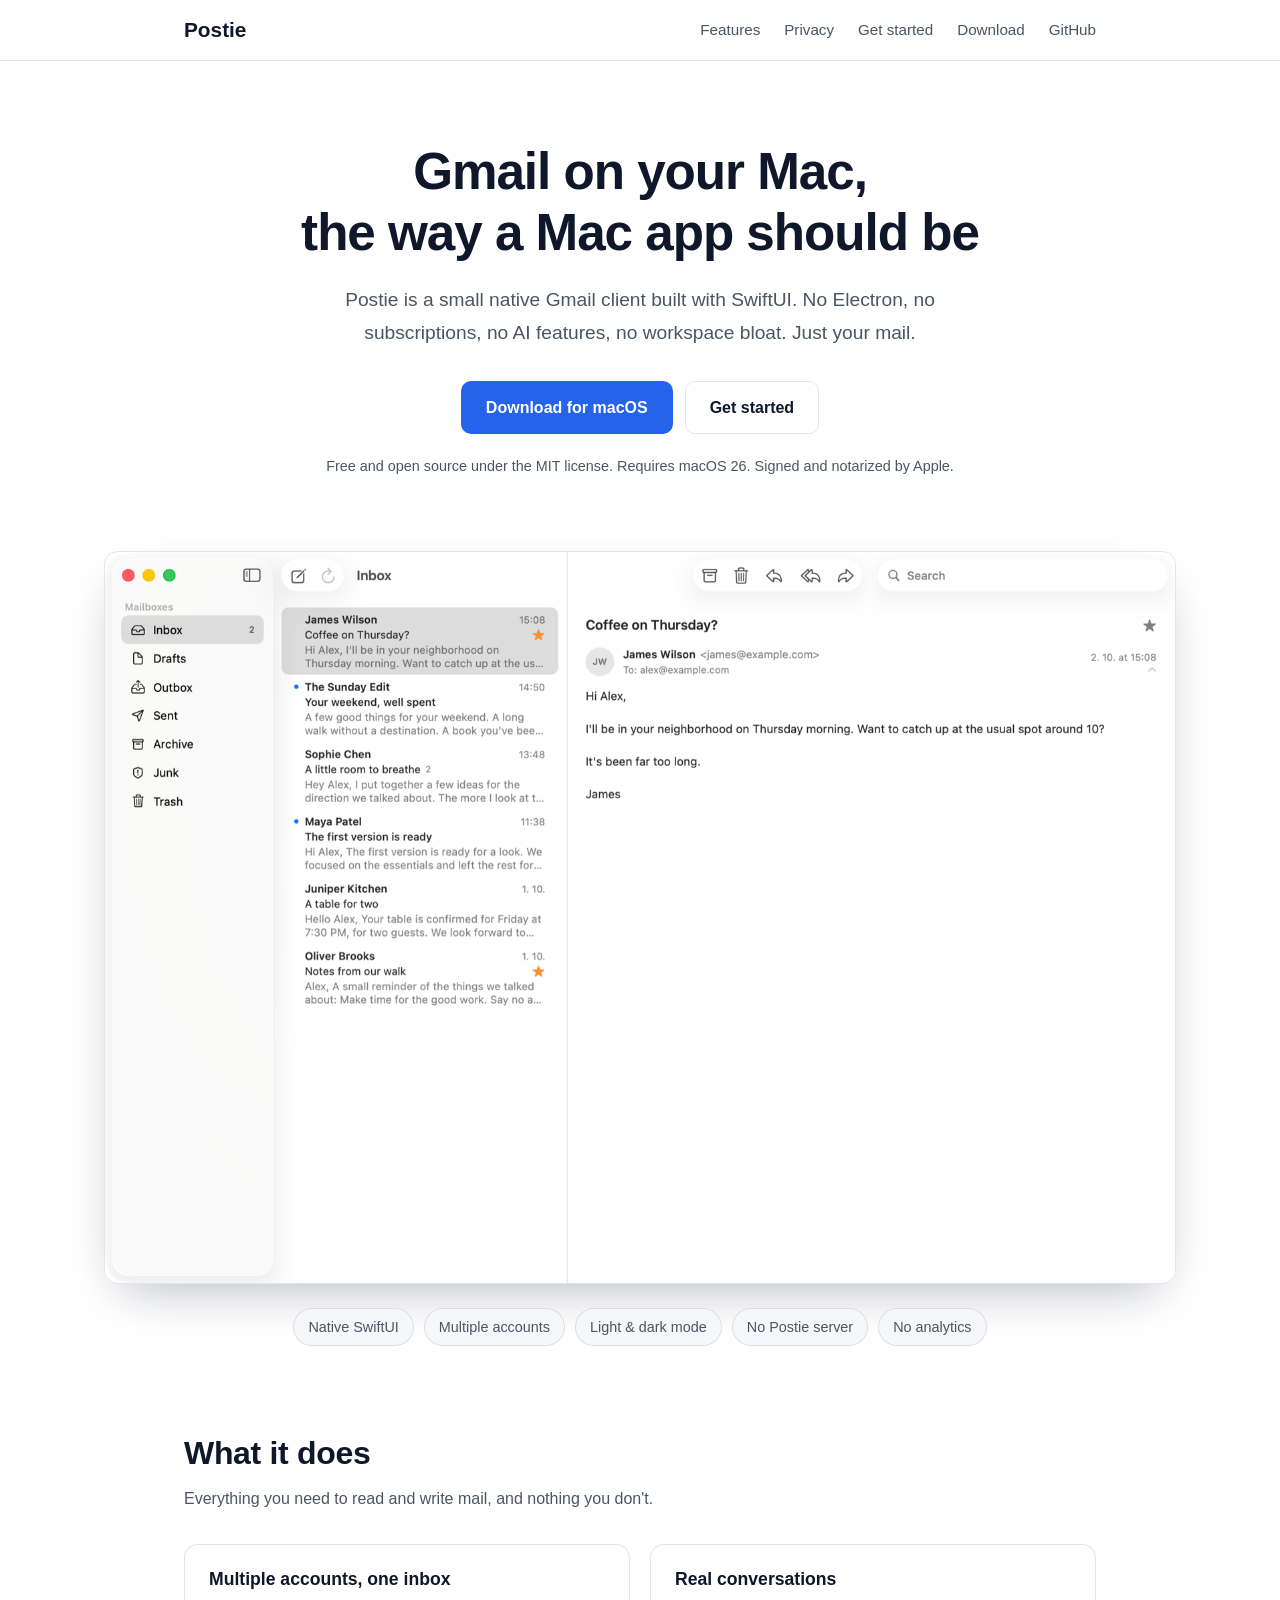
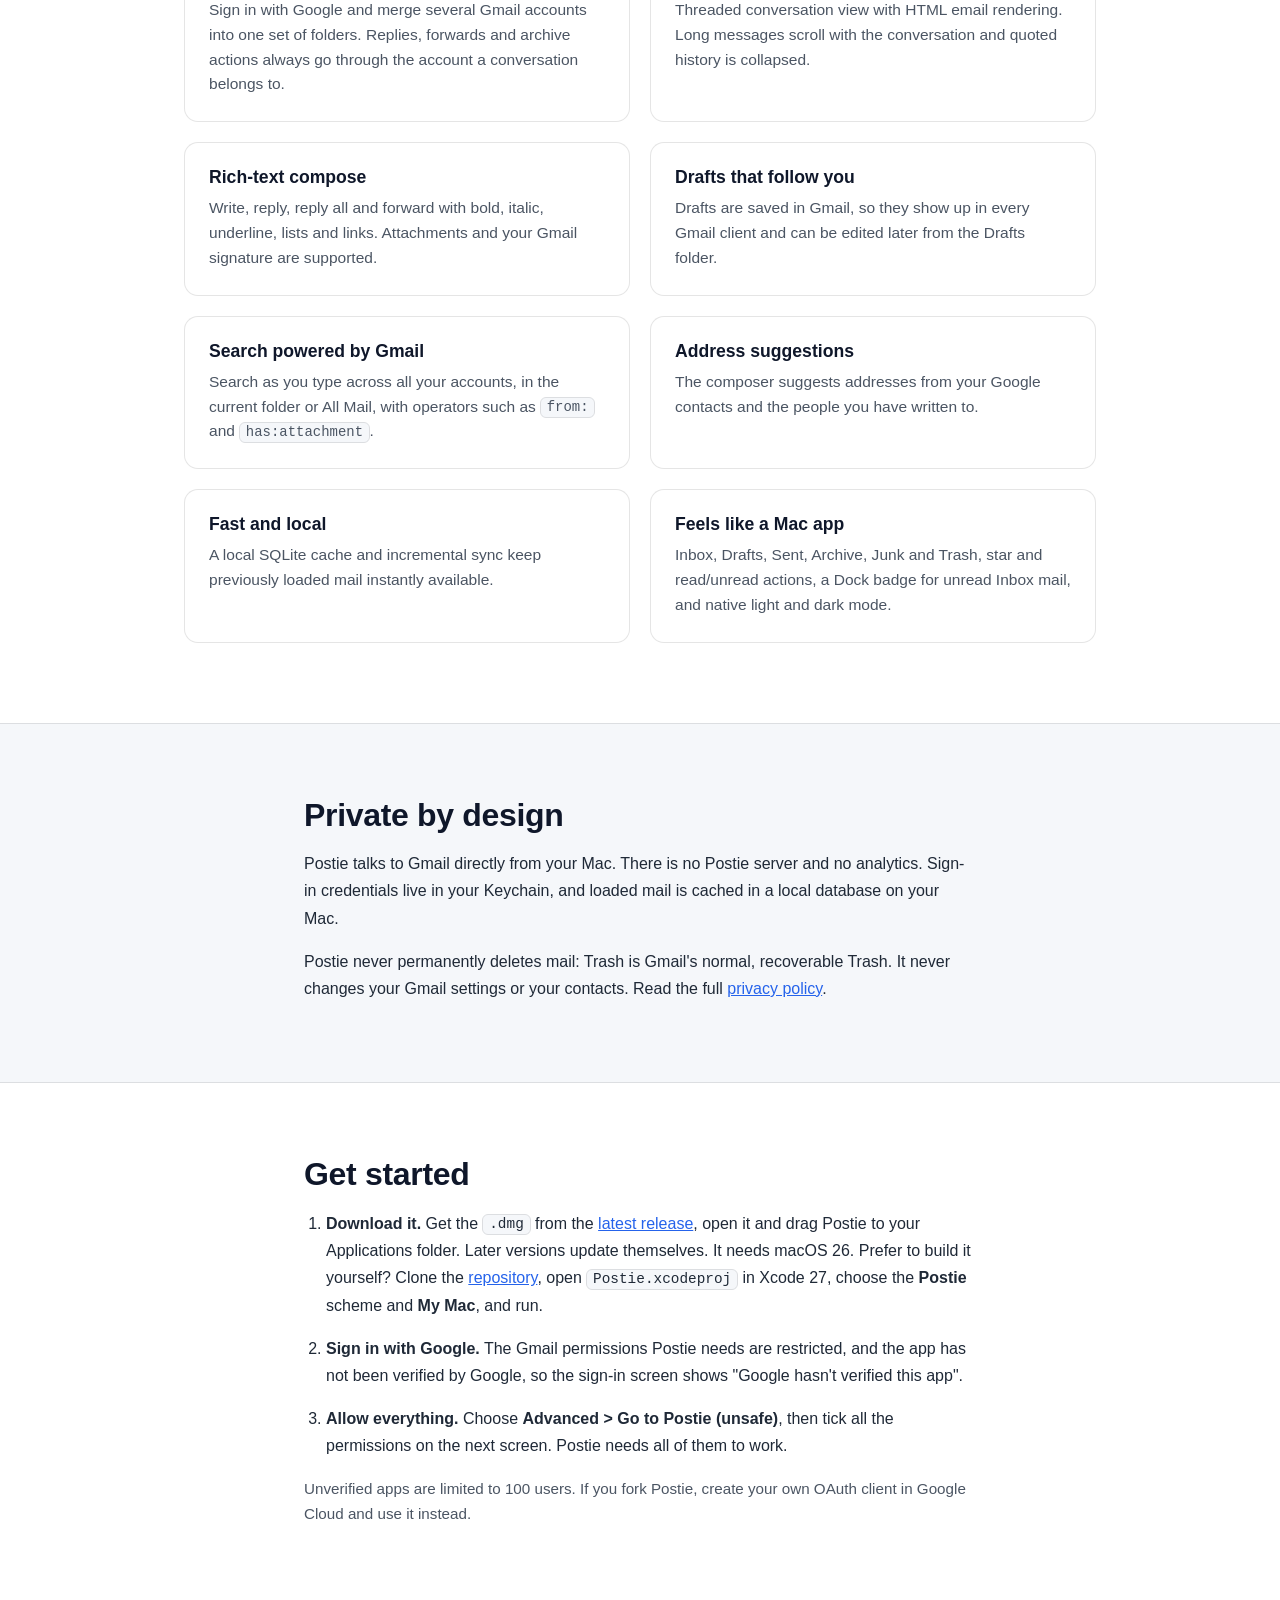
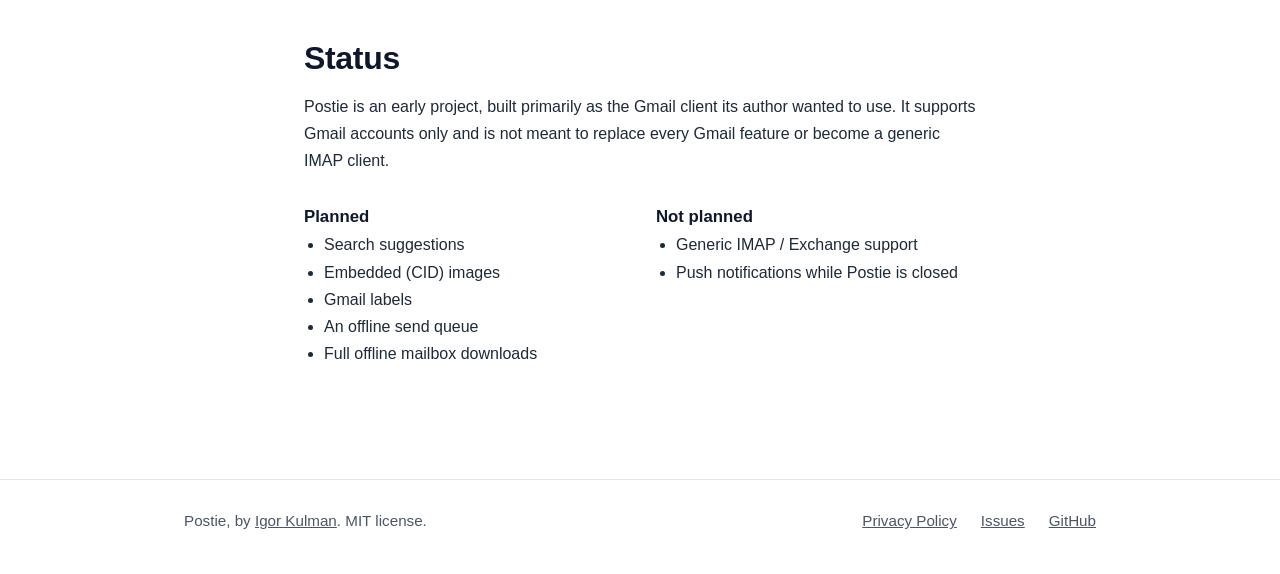
<file: web/index.html>
<!doctype html>
<html lang="en">

<head>
    <meta charset="UTF-8" />
    <meta name="viewport" content="width=device-width, initial-scale=1.0" />
    <meta name="color-scheme" content="light dark" />
    <title>Postie - A small native Gmail client for macOS</title>
    <meta name="description" content="Postie is a small native Gmail client for macOS built with SwiftUI. No Electron, no subscriptions, no AI features. Free and open source." />
    <link rel="canonical" href="https://postie.kulman.sk/" />
    <meta property="og:type" content="website" />
    <meta property="og:title" content="Postie - A small native Gmail client for macOS" />
    <meta property="og:description" content="Native SwiftUI Gmail client for macOS. No Electron, no subscriptions, no AI features." />
    <meta property="og:url" content="https://postie.kulman.sk/" />
    <meta property="og:image" content="https://postie.kulman.sk/postie.png" />
    <meta name="twitter:card" content="summary_large_image" />
    <link rel="stylesheet" href="style.css" />
</head>

<body>
    <header class="site-header">
        <div class="container nav">
            <a href="index.html" class="logo">Postie</a>
            <nav>
                <a href="#features">Features</a>
                <a href="#privacy">Privacy</a>
                <a href="#get-started">Get started</a>
                <a href="https://github.com/igorkulman/Postie/releases/latest">Download</a>
                <a href="https://github.com/igorkulman/Postie">GitHub</a>
            </nav>
        </div>
    </header>

    <main>
        <section class="hero container">
            <h1>Gmail on your Mac,<br />the way a Mac app should be</h1>
            <p class="lead">
                Postie is a small native Gmail client built with SwiftUI. No Electron, no
                subscriptions, no AI features, no workspace bloat. Just your mail.
            </p>
            <div class="actions">
                <a class="button" href="https://github.com/igorkulman/Postie/releases/latest">Download for macOS</a>
                <a class="button secondary" href="#get-started">Get started</a>
            </div>
            <p class="fineprint">Free and open source under the MIT license. Requires macOS 26. Signed and notarized by Apple.</p>
        </section>

        <div class="container wide">
            <img class="screenshot" src="postie.png" width="1600" height="1093"
                alt="Postie showing a Gmail inbox and a conversation" />
        </div>

        <section class="container pills" aria-label="Highlights">
            <span>Native SwiftUI</span>
            <span>Multiple accounts</span>
            <span>Light &amp; dark mode</span>
            <span>No Postie server</span>
            <span>No analytics</span>
        </section>

        <section id="features" class="container section">
            <h2>What it does</h2>
            <p class="section-intro">Everything you need to read and write mail, and nothing you don't.</p>
            <div class="cards">
                <article class="card">
                    <h3>Multiple accounts, one inbox</h3>
                    <p>Sign in with Google and merge several Gmail accounts into one set of folders. Replies, forwards and archive actions always go through the account a conversation belongs to.</p>
                </article>
                <article class="card">
                    <h3>Real conversations</h3>
                    <p>Threaded conversation view with HTML email rendering. Long messages scroll with the conversation and quoted history is collapsed.</p>
                </article>
                <article class="card">
                    <h3>Rich-text compose</h3>
                    <p>Write, reply, reply all and forward with bold, italic, underline, lists and links. Attachments and your Gmail signature are supported.</p>
                </article>
                <article class="card">
                    <h3>Drafts that follow you</h3>
                    <p>Drafts are saved in Gmail, so they show up in every Gmail client and can be edited later from the Drafts folder.</p>
                </article>
                <article class="card">
                    <h3>Search powered by Gmail</h3>
                    <p>Search as you type across all your accounts, in the current folder or All Mail, with operators such as <code>from:</code> and <code>has:attachment</code>.</p>
                </article>
                <article class="card">
                    <h3>Address suggestions</h3>
                    <p>The composer suggests addresses from your Google contacts and the people you have written to.</p>
                </article>
                <article class="card">
                    <h3>Fast and local</h3>
                    <p>A local SQLite cache and incremental sync keep previously loaded mail instantly available.</p>
                </article>
                <article class="card">
                    <h3>Feels like a Mac app</h3>
                    <p>Inbox, Drafts, Sent, Archive, Junk and Trash, star and read/unread actions, a Dock badge for unread Inbox mail, and native light and dark mode.</p>
                </article>
            </div>
        </section>

        <section id="privacy" class="section band">
            <div class="container narrow">
                <h2>Private by design</h2>
                <p>
                    Postie talks to Gmail directly from your Mac. There is no Postie server and no
                    analytics. Sign-in credentials live in your Keychain, and loaded mail is cached
                    in a local database on your Mac.
                </p>
                <p>
                    Postie never permanently deletes mail: Trash is Gmail's normal, recoverable
                    Trash. It never changes your Gmail settings or your contacts. Read the full
                    <a href="privacy.html">privacy policy</a>.
                </p>
            </div>
        </section>

        <section id="get-started" class="container narrow section">
            <h2>Get started</h2>
            <ol class="steps">
                <li>
                    <strong>Download it.</strong> Get the <code>.dmg</code> from the
                    <a href="https://github.com/igorkulman/Postie/releases/latest">latest release</a>,
                    open it and drag Postie to your Applications folder. Later versions update themselves. It needs macOS 26.
                    Prefer to build it yourself? Clone the
                    <a href="https://github.com/igorkulman/Postie">repository</a>, open
                    <code>Postie.xcodeproj</code> in Xcode 27, choose the <strong>Postie</strong>
                    scheme and <strong>My Mac</strong>, and run.
                </li>
                <li>
                    <strong>Sign in with Google.</strong> The Gmail permissions Postie needs are
                    restricted, and the app has not been verified by Google, so the sign-in screen
                    shows "Google hasn't verified this app".
                </li>
                <li>
                    <strong>Allow everything.</strong> Choose <strong>Advanced &gt; Go to Postie
                    (unsafe)</strong>, then tick all the permissions on the next screen. Postie
                    needs all of them to work.
                </li>
            </ol>
            <p class="note">
                Unverified apps are limited to 100 users. If you fork Postie, create your own
                OAuth client in Google Cloud and use it instead.
            </p>
        </section>

        <section class="container narrow section">
            <h2>Status</h2>
            <p>
                Postie is an early project, built primarily as the Gmail client its author wanted
                to use. It supports Gmail accounts only and is not meant to replace every Gmail
                feature or become a generic IMAP client.
            </p>
            <div class="columns">
                <div>
                    <h3>Planned</h3>
                    <ul>
                        <li>Search suggestions</li>
                        <li>Embedded (CID) images</li>
                        <li>Gmail labels</li>
                        <li>An offline send queue</li>
                        <li>Full offline mailbox downloads</li>
                    </ul>
                </div>
                <div>
                    <h3>Not planned</h3>
                    <ul>
                        <li>Generic IMAP / Exchange support</li>
                        <li>Push notifications while Postie is closed</li>
                    </ul>
                </div>
            </div>
        </section>
    </main>

    <footer class="site-footer">
        <div class="container footer-inner">
            <span>Postie, by <a href="https://github.com/igorkulman">Igor Kulman</a>. MIT license.</span>
            <span class="footer-links">
                <a href="privacy.html">Privacy Policy</a>
                <a href="https://github.com/igorkulman/Postie/issues">Issues</a>
                <a href="https://github.com/igorkulman/Postie">GitHub</a>
            </span>
        </div>
    </footer>
</body>

</html>
</file>
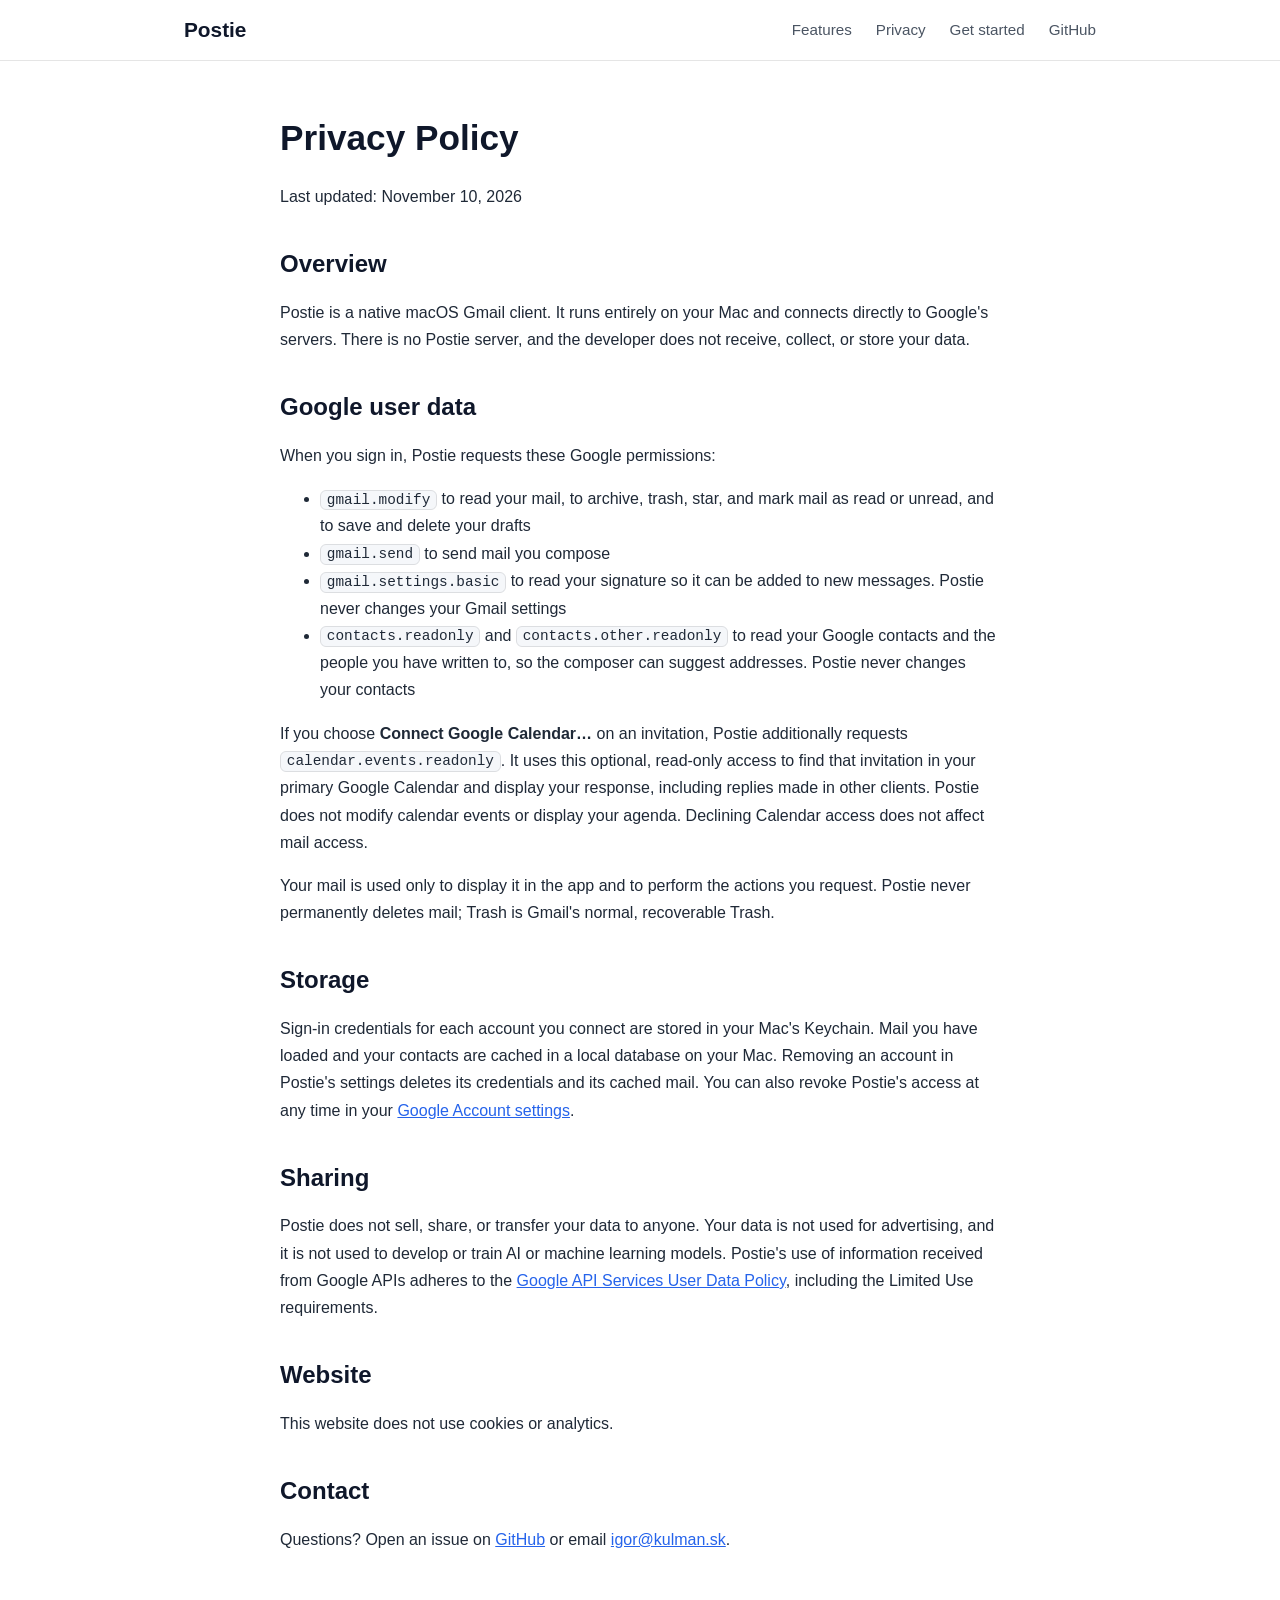
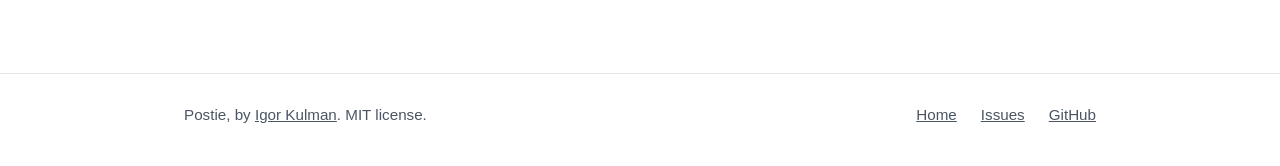
<file: web/privacy.html>
<!doctype html>
<html lang="en">

<head>
    <meta charset="UTF-8" />
    <meta name="viewport" content="width=device-width, initial-scale=1.0" />
    <meta name="color-scheme" content="light dark" />
    <title>Privacy Policy - Postie</title>
    <link rel="canonical" href="https://postie.kulman.sk/privacy.html" />
    <link rel="stylesheet" href="style.css" />
</head>

<body>
    <header class="site-header">
        <div class="container nav">
            <a href="index.html" class="logo">Postie</a>
            <nav>
                <a href="index.html#features">Features</a>
                <a href="index.html#privacy">Privacy</a>
                <a href="index.html#get-started">Get started</a>
                <a href="https://github.com/igorkulman/Postie">GitHub</a>
            </nav>
        </div>
    </header>

    <main class="container">
        <div class="legal-content">
            <h1>Privacy Policy</h1>
            <p>Last updated: November 10, 2026</p>

            <h2>Overview</h2>
            <p>
                Postie is a native macOS Gmail client. It runs entirely on your Mac and
                connects directly to Google's servers. There is no Postie server, and the
                developer does not receive, collect, or store your data.
            </p>

            <h2>Google user data</h2>
            <p>When you sign in, Postie requests these Google permissions:</p>
            <ul>
                <li><code>gmail.modify</code> to read your mail, to archive, trash, star, and mark mail as read or unread, and to save and delete your drafts</li>
                <li><code>gmail.send</code> to send mail you compose</li>
                <li><code>gmail.settings.basic</code> to read your signature so it can be added to new messages. Postie never changes your Gmail settings</li>
                <li><code>contacts.readonly</code> and <code>contacts.other.readonly</code> to read your Google contacts and the people you have written to, so the composer can suggest addresses. Postie never changes your contacts</li>
            </ul>
            <p>
                If you choose <strong>Connect Google Calendar…</strong> on an invitation,
                Postie additionally requests <code>calendar.events.readonly</code>. It uses this
                optional, read-only access to find that invitation in your primary Google Calendar
                and display your response, including replies made in other clients. Postie does
                not modify calendar events or display your agenda. Declining Calendar access does
                not affect mail access.
            </p>
            <p>
                Your mail is used only to display it in the app and to perform the actions you
                request. Postie never permanently deletes mail; Trash is Gmail's normal,
                recoverable Trash.
            </p>

            <h2>Storage</h2>
            <p>
                Sign-in credentials for each account you connect are stored in your Mac's
                Keychain. Mail you have loaded and your contacts are cached in a local database on your Mac.
                Removing an account in Postie's settings deletes its credentials and its
                cached mail. You can also revoke Postie's access
                at any time in your
                <a href="https://myaccount.google.com/permissions">Google Account settings</a>.
            </p>

            <h2>Sharing</h2>
            <p>
                Postie does not sell, share, or transfer your data to anyone. Your data is not
                used for advertising, and it is not used to develop or train AI or machine
                learning models. Postie's use of information received from Google APIs adheres to the
                <a href="https://developers.google.com/terms/api-services-user-data-policy">Google API Services User Data Policy</a>,
                including the Limited Use requirements.
            </p>

            <h2>Website</h2>
            <p>This website does not use cookies or analytics.</p>

            <h2>Contact</h2>
            <p>
                Questions? Open an issue on
                <a href="https://github.com/igorkulman/Postie/issues">GitHub</a> or email
                <a href="mailto:igor@kulman.sk">igor@kulman.sk</a>.
            </p>
        </div>
    </main>

    <footer class="site-footer">
        <div class="container footer-inner">
            <span>Postie, by <a href="https://github.com/igorkulman">Igor Kulman</a>. MIT license.</span>
            <span class="footer-links">
                <a href="index.html">Home</a>
                <a href="https://github.com/igorkulman/Postie/issues">Issues</a>
                <a href="https://github.com/igorkulman/Postie">GitHub</a>
            </span>
        </div>
    </footer>
</body>

</html>
</file>
<file: web/style.css>
:root {
    --bg: #ffffff;
    --bg-alt: #f5f7fa;
    --card: #ffffff;
    --text: #1f2937;
    --heading: #0f172a;
    --muted: #4b5563;
    --accent: #2563eb;
    --accent-text: #ffffff;
    --border: rgba(0, 0, 0, 0.1);
    --shadow: 0 20px 50px -20px rgba(15, 23, 42, 0.35);
}

@media (prefers-color-scheme: dark) {
    :root {
        --bg: #0f1115;
        --bg-alt: #151922;
        --card: #1a1f2a;
        --text: #e5e7eb;
        --heading: #f8fafc;
        --muted: #9ca3af;
        --accent: #60a5fa;
        --accent-text: #0b1220;
        --border: rgba(255, 255, 255, 0.12);
        --shadow: 0 20px 50px -20px rgba(0, 0, 0, 0.8);
    }
}

* {
    box-sizing: border-box;
}

html {
    scroll-behavior: smooth;
    scroll-padding-top: 72px;
}

body {
    margin: 0;
    font-family: -apple-system, BlinkMacSystemFont, "Segoe UI", Roboto, Helvetica, Arial, sans-serif;
    background: var(--bg);
    color: var(--text);
    line-height: 1.7;
    -webkit-font-smoothing: antialiased;
}

a {
    color: var(--accent);
}

h1,
h2,
h3 {
    color: var(--heading);
    line-height: 1.2;
}

code {
    font-family: ui-monospace, SFMono-Regular, Menlo, monospace;
    font-size: 0.9em;
    padding: 0.1em 0.4em;
    border-radius: 6px;
    background: var(--bg-alt);
    border: 1px solid var(--border);
}

.container {
    max-width: 960px;
    margin: 0 auto;
    padding: 0 24px;
}

.container.wide {
    max-width: 1120px;
}

.container.narrow {
    max-width: 720px;
}

/* Header */

.site-header {
    position: sticky;
    top: 0;
    z-index: 10;
    background: color-mix(in srgb, var(--bg) 85%, transparent);
    -webkit-backdrop-filter: saturate(180%) blur(12px);
    backdrop-filter: saturate(180%) blur(12px);
    border-bottom: 1px solid var(--border);
}

.nav {
    display: flex;
    align-items: center;
    justify-content: space-between;
    height: 60px;
}

.logo {
    font-size: 1.3rem;
    font-weight: 700;
    color: var(--heading);
    text-decoration: none;
}

.nav nav {
    display: flex;
    gap: 24px;
}

.nav nav a {
    color: var(--muted);
    text-decoration: none;
    font-size: 0.95rem;
}

.nav nav a:hover {
    color: var(--heading);
}

/* Hero */

.hero {
    text-align: center;
    padding-top: 80px;
    padding-bottom: 32px;
}

.hero h1 {
    font-size: 3.2rem;
    letter-spacing: -0.02em;
    margin: 0 0 20px;
}

.lead {
    font-size: 1.2rem;
    color: var(--muted);
    max-width: 620px;
    margin: 0 auto 32px;
}

.actions {
    display: flex;
    gap: 12px;
    justify-content: center;
    flex-wrap: wrap;
}

.button {
    display: inline-block;
    padding: 12px 24px;
    border-radius: 10px;
    background: var(--accent);
    color: var(--accent-text);
    font-weight: 600;
    text-decoration: none;
    border: 1px solid transparent;
}

.button:hover {
    filter: brightness(1.08);
}

.button.secondary {
    background: transparent;
    color: var(--heading);
    border-color: var(--border);
}

.button.secondary:hover {
    background: var(--bg-alt);
    filter: none;
}

.fineprint {
    margin: 20px 0 0;
    font-size: 0.9rem;
    color: var(--muted);
}

.screenshot {
    display: block;
    width: 100%;
    height: auto;
    margin: 40px 0 24px;
    border-radius: 14px;
    border: 1px solid var(--border);
    box-shadow: var(--shadow);
}

/* Pills */

.pills {
    display: flex;
    flex-wrap: wrap;
    gap: 10px;
    justify-content: center;
    padding-bottom: 16px;
}

.pills span {
    padding: 6px 14px;
    border-radius: 999px;
    border: 1px solid var(--border);
    background: var(--bg-alt);
    font-size: 0.9rem;
    color: var(--muted);
}

/* Sections */

.section {
    padding-top: 72px;
    padding-bottom: 24px;
}

.section h2 {
    font-size: 2rem;
    letter-spacing: -0.01em;
    margin: 0 0 12px;
}

.section-intro {
    color: var(--muted);
    margin: 0 0 32px;
}

.cards {
    display: grid;
    grid-template-columns: repeat(2, 1fr);
    gap: 20px;
}

.card {
    padding: 24px;
    border-radius: 14px;
    border: 1px solid var(--border);
    background: var(--card);
}

.card h3 {
    font-size: 1.1rem;
    margin: 0 0 8px;
}

.card p {
    margin: 0;
    color: var(--muted);
    font-size: 0.97rem;
    line-height: 1.6;
}

.band {
    background: var(--bg-alt);
    border-top: 1px solid var(--border);
    border-bottom: 1px solid var(--border);
    margin-top: 56px;
    padding-bottom: 64px;
}

.steps {
    padding-left: 22px;
}

.steps li {
    margin-bottom: 16px;
}

.note {
    color: var(--muted);
    font-size: 0.95rem;
}

.columns {
    display: grid;
    grid-template-columns: 1fr 1fr;
    gap: 32px;
}

.columns h3 {
    font-size: 1.05rem;
    margin-bottom: 4px;
}

.columns ul {
    margin-top: 4px;
    padding-left: 20px;
}

/* Legal pages */

.legal-content {
    max-width: 720px;
    margin: 0 auto;
    padding: 56px 0 32px;
}

.legal-content h1 {
    font-size: 2.2rem;
    margin-top: 0;
}

.legal-content h2 {
    margin-top: 40px;
}

/* Footer */

.site-footer {
    border-top: 1px solid var(--border);
    margin-top: 72px;
    padding: 28px 0 40px;
    color: var(--muted);
    font-size: 0.95rem;
}

.footer-inner {
    display: flex;
    justify-content: space-between;
    gap: 16px;
    flex-wrap: wrap;
}

.footer-links {
    display: flex;
    gap: 24px;
    flex-wrap: wrap;
}

.site-footer a {
    color: var(--muted);
}

.site-footer a:hover {
    color: var(--heading);
}

@media (max-width: 720px) {
    .hero {
        padding-top: 48px;
    }

    .hero h1 {
        font-size: 2.2rem;
    }

    .hero h1 br {
        display: none;
    }

    .cards,
    .columns {
        grid-template-columns: 1fr;
    }

    .nav nav {
        gap: 16px;
    }

    .nav nav a:nth-child(-n+2) {
        display: none;
    }
}
</file>
